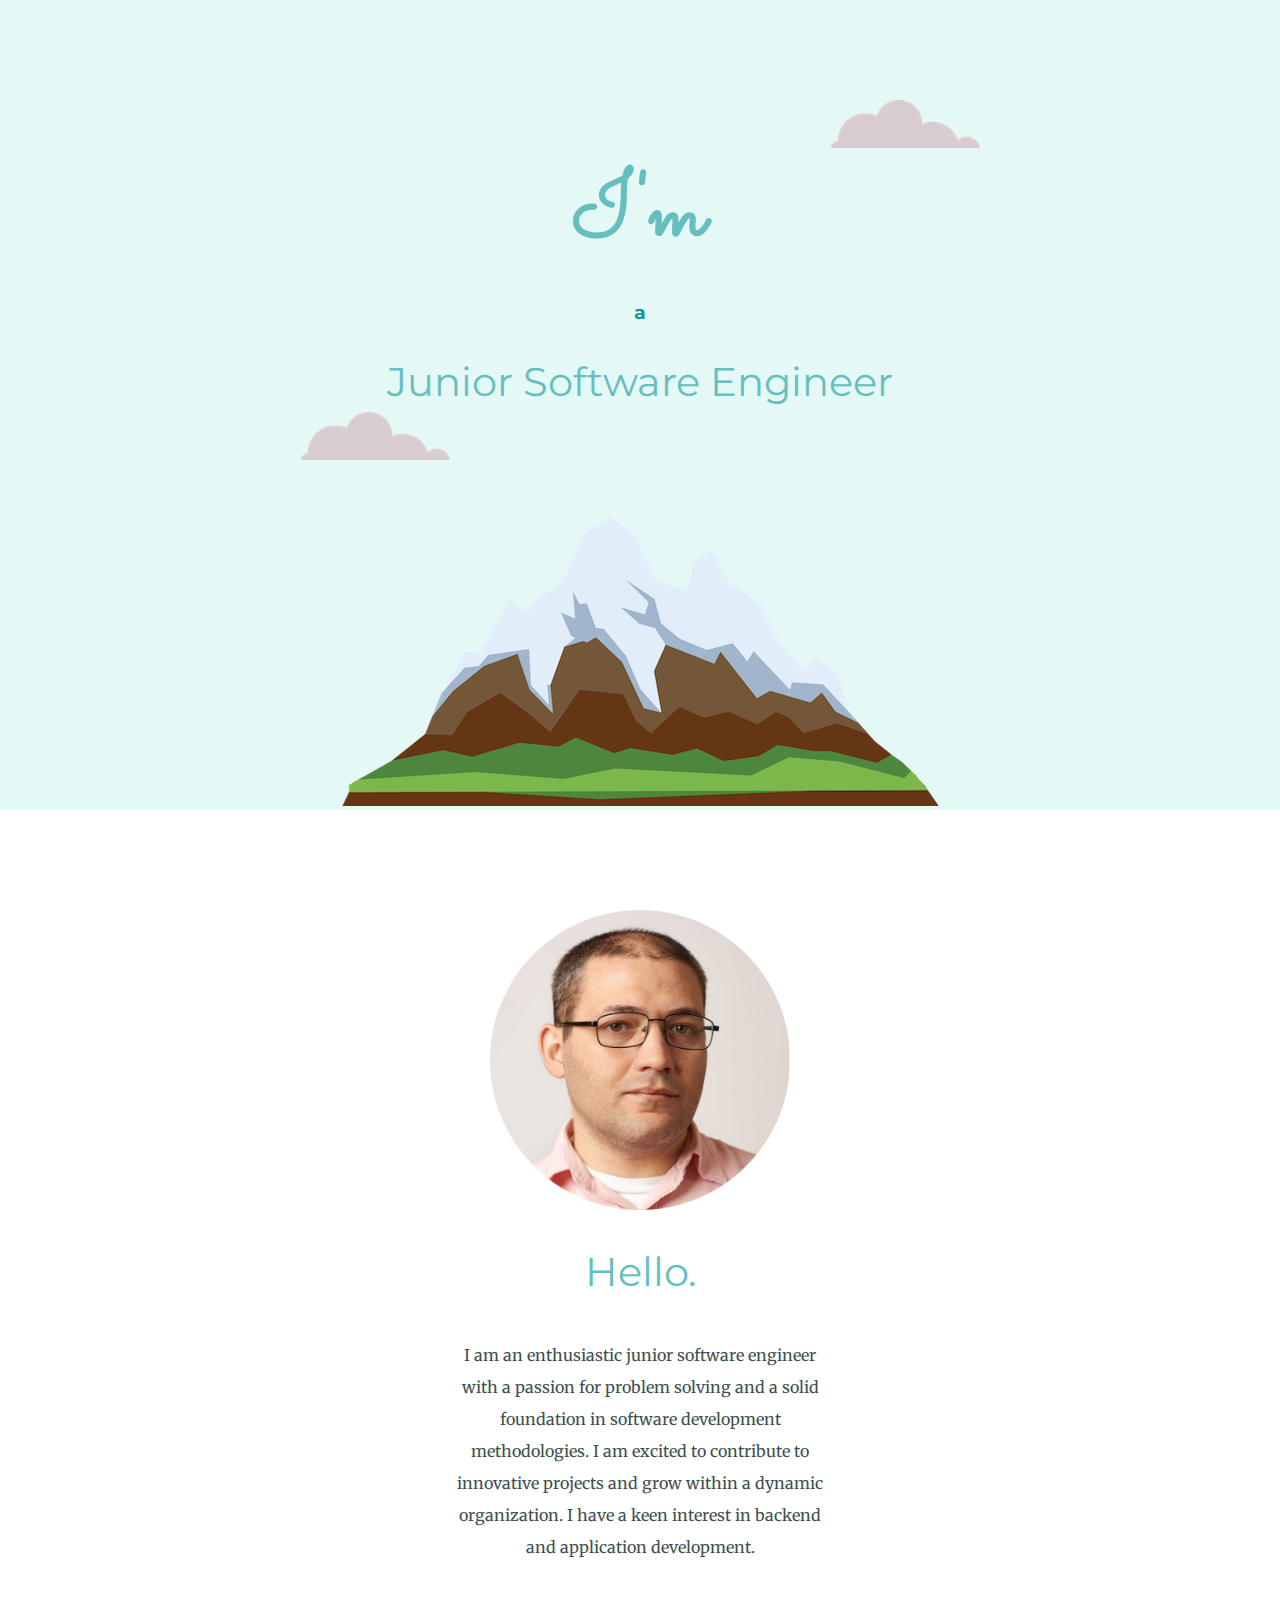
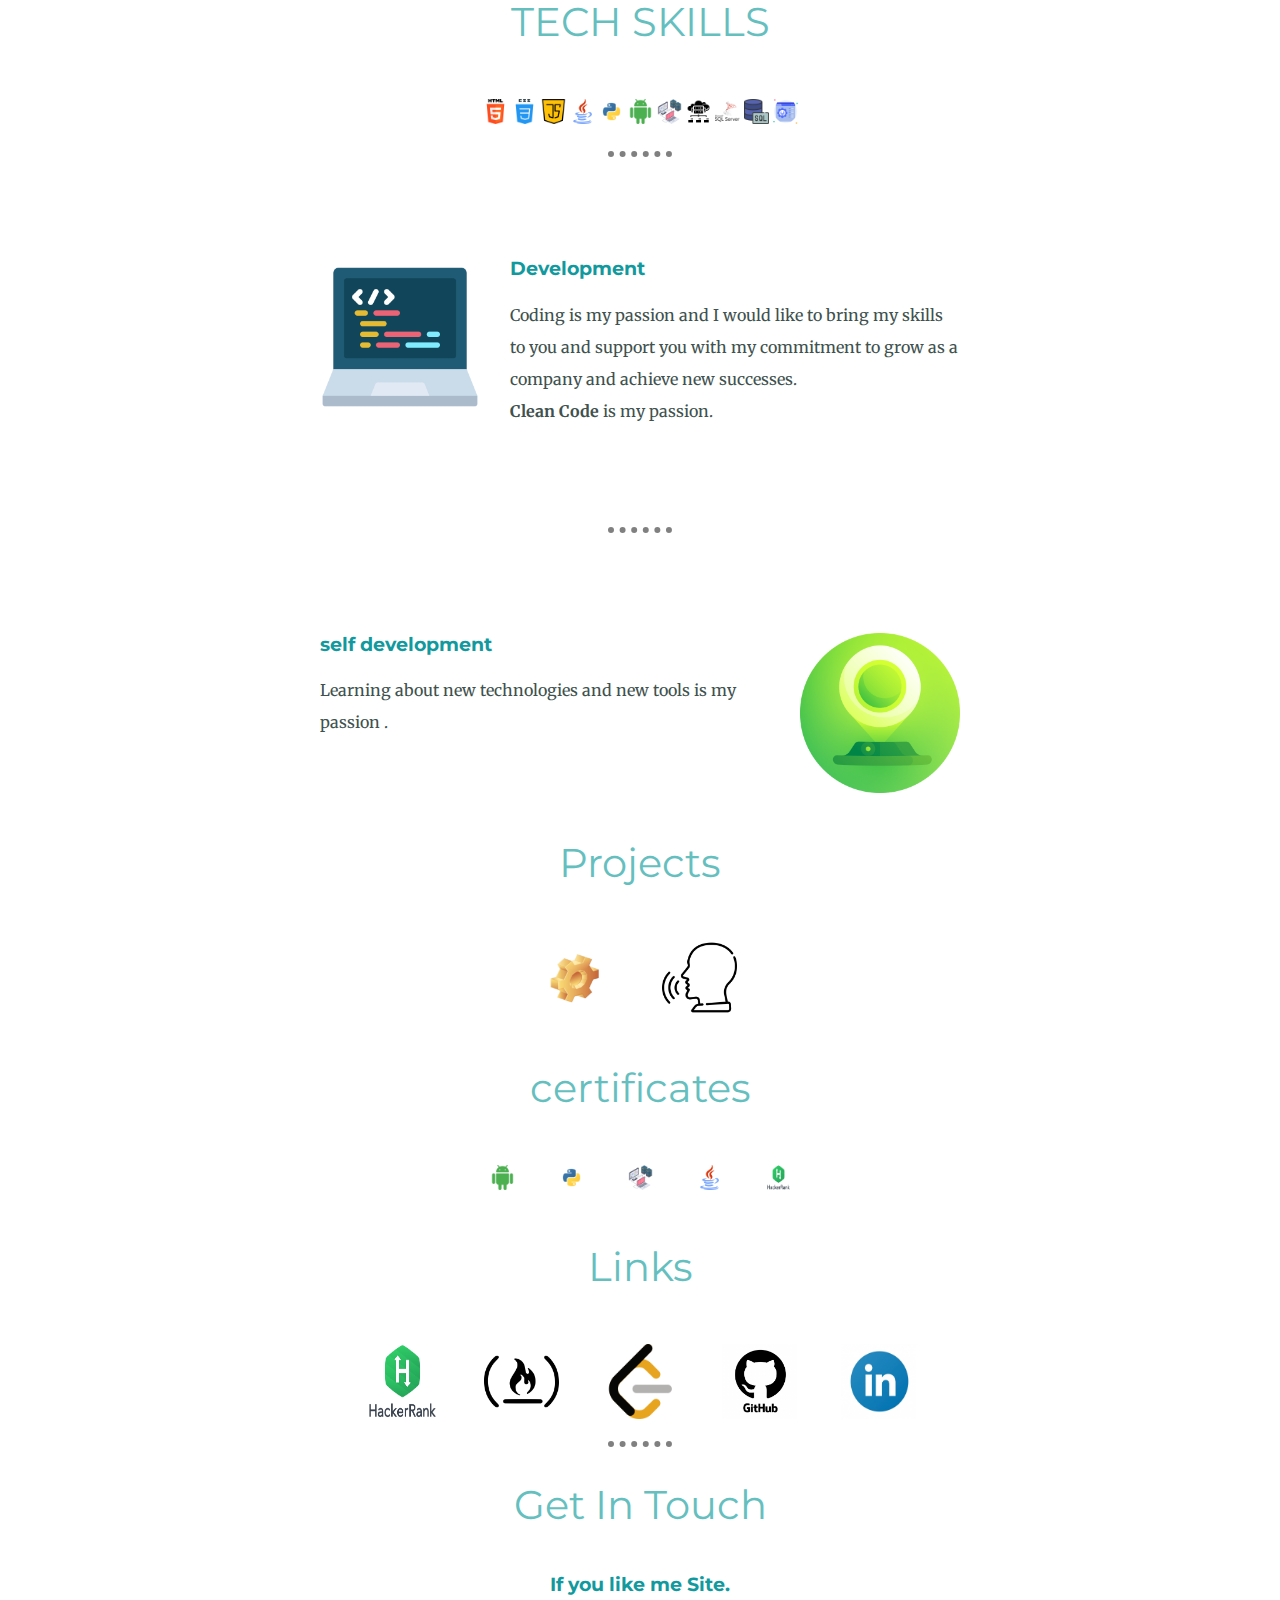
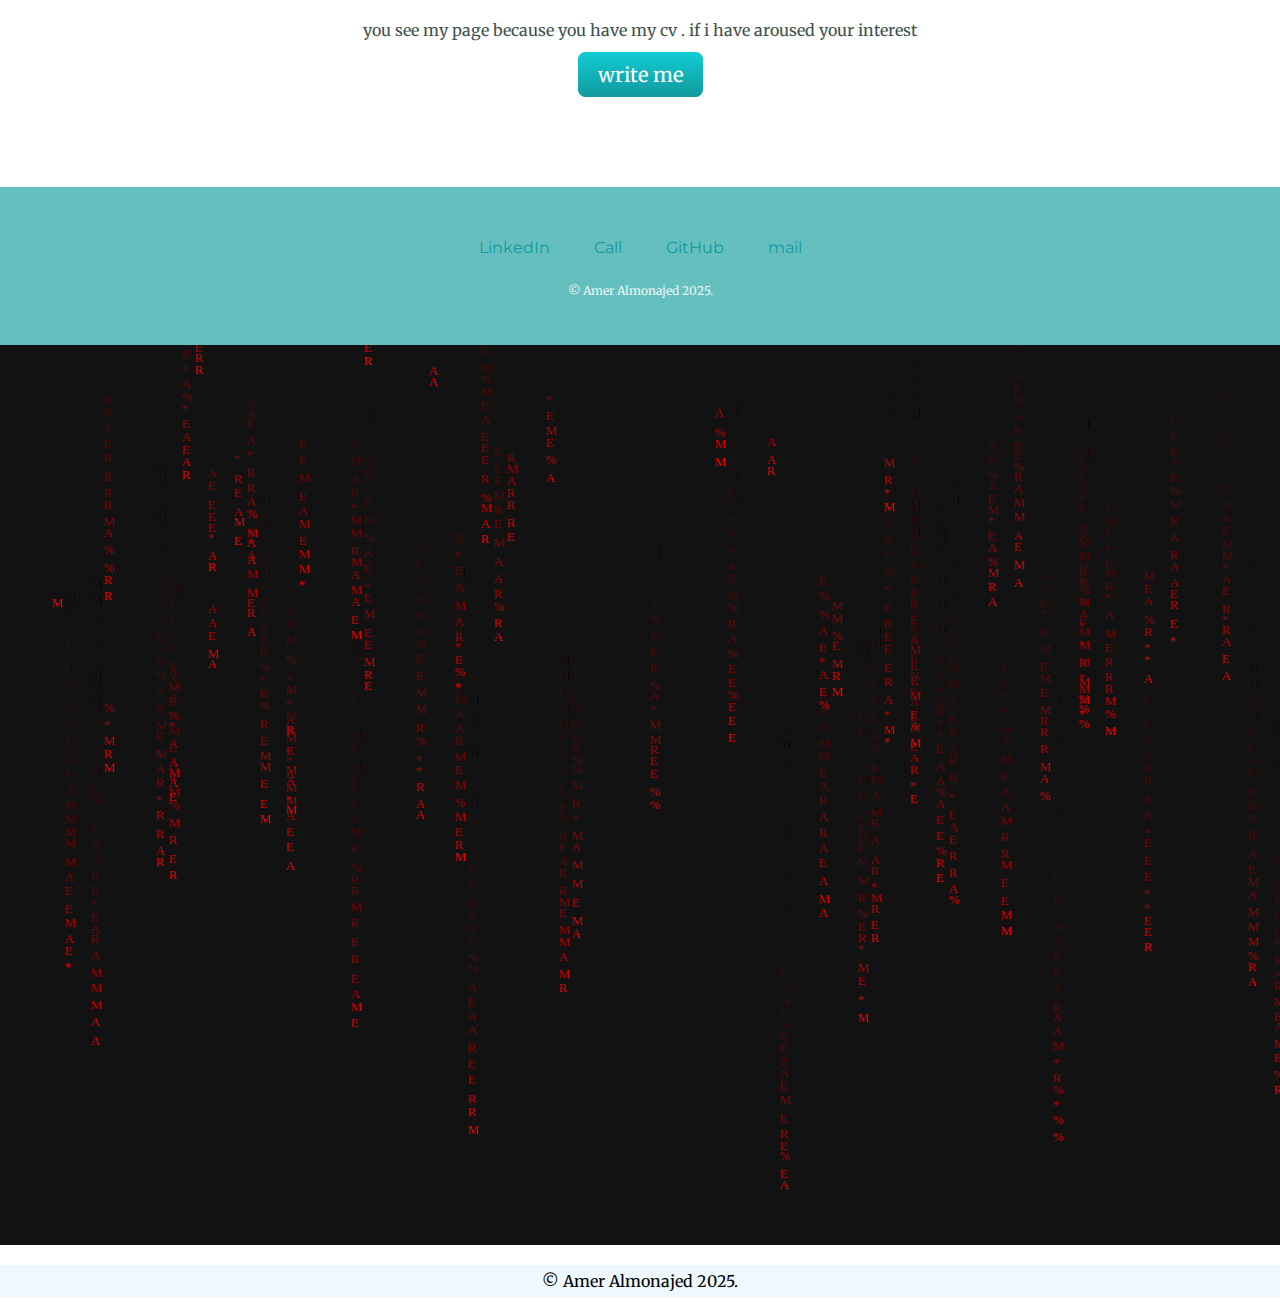
<file: CSS-mySite/index.html>
<!DOCTYPE html>
<html lang="en" dir="ltr">

<head>
  <meta charset="utf-8">
  <title>Amer Almonajed</title>
  <link rel="stylesheet" href="css/style.css">
  <link rel="icon" href="Images/favicon.ico">
  <link rel="preconnect" href="https://fonts.googleapis.com">
  <link rel="preconnect" href="https://fonts.gstatic.com" crossorigin>
  <!-- Google Font link -->
  <link href="https://fonts.googleapis.com/css2?family=Merriweather&family=Montserrat&family=Sacramento&display=swap" rel="stylesheet">
</head>

<body>
  <div class='top-container'>
    <img class="top-cloud" src="Images/cloud.png" alt="cloud image">
    <h1>I'm</h1>
    <h3>a</h3>
    <h2>Junior Software Engineer</h2>
    <img class="bottom-cloud" src="Images/cloud.png" alt="cloud image">
    <img src="Images/mountain.png" alt="mountain image">
  </div>
  <div class="middle-container">
    <div class="profile">
      <img src="Images/myImage-modified.png" alt="my Picture" style="width:300px;height:300px;">
      <h2>Hello.</h2>
      <p></p>
      <p class="intro">I am an enthusiastic junior software engineer with a passion for problem solving and 
        a solid foundation in software development methodologies. I am excited to contribute to innovative 
        projects and grow within a dynamic organization. I have a keen interest in backend and application 
        development.</p>
      <h2>TECH SKILLS</h2>
        <img class="spicealWorkIcon" src="icon/html-5.png" alt="">
        <img class="spicealWorkIcon" src="icon/css.png" alt="">
        <img class="spicealWorkIcon" src="icon/java-script.png" alt="">
        <img class="spicealWorkIcon" src="icon/java.png" alt="">
        <img class="spicealWorkIcon" src="icon/python.png" alt="">
        <img class="spicealWorkIcon" src="icon/android.png" alt="">
        <img class="spicealWorkIcon" src="icon/cloud-computing.png" alt="">
        <img class="spicealWorkIcon" src="icon/database.png" alt="">
        <img class="spicealWorkIcon" src="icon/sql-server.png" alt="">
        <img class="spicealWorkIcon" src="icon/sql-server-2.png" alt="">
        <img class="spicealWorkIcon" src="icon/maintenance.png" alt="">
    </div>
    <hr>
    <div class="skills">
      <div class="skill-row">
        <img class="codImgIcon" src="Images/programming.png" alt="computer and code" >
        <h3>Development</h3>
        <p>Coding is my passion and I would like to bring my skills to you and support you with my
          commitment to grow as a company and achieve new successes.<br><strong>Clean Code</strong> is my passion. </p>
          <!-- <img class="" src="https://media.giphy.com/media/qyv59JLK2Q0Or2qt0H/giphy.gif" alt="computer and code"> -->
      </div>
      <hr>
      <div class="skill-row">
        <img class="hologrammImgIcon" src="Images/hologramm.png" alt="hologramm" >
        <h3>self development</h3>
        <p>Learning about new technologies and new tools is my passion .</p>
      </div>
      <h2>Projects</h2>
      <div class="profile">
        <a href="https://github.com/Al-Amer/Cutting-Calculator"><img class="spicealProjectsIcon" src="../ProjectIcon/CuttingCalculator.png" alt=""></a>
        <a href="https://github.com/Al-Amer/SpeakFun"><img class="spicealProjectsIcon" src="../ProjectIcon/speaking1.png" alt=""></a>
      </div>
      <h2>certificates</h2>
      <div class="profile">
        <a href="../webCertificat/android.html" target="_blank"><img class="spicealWorkIcon" src="icon/android.png" alt="Android symbol"></a>
        <a href="../webCertificat/python.html" target="_blank"><img class="spicealWorkIcon" src="icon/python.png" alt="python symbol"></a>
        <a href="../webCertificat/cloud.html" target="_blank"><img class="spicealWorkIcon" src="icon/cloud-computing.png" alt="cp udn net symbol"></a>
        <a href="../webCertificat/java.html" target="_blank"><img class="spicealWorkIcon" src="icon/java.png" alt="Java symbol">
        <a href="../webCertificat/hackrank.html" target="_blank"><img class="spicealWorkIcon" src="../linksIcon/HackerRank.png" alt="HackerRank symbol"></a>
        <!-- <a href="" target="_blank"><img class="spicealWorkIcon" src="" alt=""></a>
        <a href="" target="_blank"><img class="spicealWorkIcon" src="" alt=""></a> -->
      </div>
      <h2>Links</h2>
      <div class="profile">
        <a href="https://www.hackerrank.com/profile/al19842000"><img class="spicealProjectsIcon" src="../linksIcon/HackerRank.png" alt="the Icon of HackerRank website"></a>
        <a href="https://www.freecodecamp.org/learn"><img class="spicealProjectsIcon" src="../linksIcon/freecodecamp-icon.png" alt="the Icon of freecodecamp website"></a>
        <a href="https://leetcode.com/u/AmerAlmonajed/"><img class="spicealProjectsIcon" src="../linksIcon/icons8-leetcode-96.png" alt="the Icon of leetcode website"></a>
        <a href="https://github.com/Al-Amer?tab=overview&from=2023-11-01&to=2023-11-30"><img class="spicealProjectsIcon" src="../linksIcon/githubIcon.png" alt="the Icon of GitHub website"></a>
        <a href="https://www.linkedin.com/in/amer-almonajed-66317a208/"><img class="spicealProjectsIcon" src="../linksIcon/linkedIcon.png" alt="the Icon of LinkedIn website"></a>

      </div> 
    </div>

    <hr>
    <div class="contact-me">
      <h2>Get In Touch</h2>
      <h3>If you like me Site.</h3>
      <p>you see my page because you have my cv . if i have aroused your interest</p>
      <a class="btn" href="mailto:amer.almonajed@gmx.de">write me</a>
    </div>
  </div>

  <div class="bottom-container">
    <a class="footer-link" href="https://www.linkedin.com/in/amer-almonajed-66317a208/">LinkedIn</a>
    <!-- <a class="footer-link" href="tel:+491735307527">Call</a> -->
    <a class="footer-link" href="callto:+491735307527">Call</a>
    <a class="footer-link" href="https://github.com/Al-Amer?tab=repositories">GitHub</a>
    <a class="footer-link" href="mailto:amer.almonajed@gmx.de">mail</a>
    <!-- <a class="footer-link" href="https://twitter.com/">Twitter</a> -->
    <p class="copyright">© Amer Almonajed 2025.</p>
  </div>
  <footer style="margin: 3">
    <div>
        <canvas width="50" height="50" id="canvas"> </canvas>
        <script src="amer_matrix.js"></script>
    </div>
    <div style="background-color: aliceblue;">
       <p style="color: black;">© Amer Almonajed 2025.</p>
    </div>   

  </footer>
</body>

</html>
</file>
<file: CSS-mySite/css/style.css>
body{
  color: #40514E;
  margin: 0px;
  text-align: center;
  font-family: 'Merriweather',serif;
}
h1{
  /* 100% = 16px  (the pixel size)/16 = result x100= fornt-size for a dinamic size   */
  font-size: 5.625rem;
  margin: 50px auto 0 auto;
  font-family: 'Sacramento', cursive;
  color: #66BFBF;
}
h2{
  font-size: 2.5rem;
  font-family: 'Montserrat', sans-serif;
  color: #66BFBF;
  font-weight: normal;
  padding-bottom: 10px;
}
h3{
  font-family: 'Montserrat', sans-serif;
  color:#11999E;
}
p{
  line-height: 2;
}
a{
  color:#11999E;
  font-family: 'Montserrat', sans-serif;
  margin: 10px 20px;
  text-decoration: none;
}
a:hover{
  color:#EAF6F6;
}
hr{
  border-style: none;
  border-top-style: dotted;
  border-color: gray;
  border-width: 6px;
  width: 5%;
}
.top-container{
  background-color: #E4F9F5;
  position: relative;
  padding-top:100px;
}
.middle-container{
 margin: 100px 0
}
.bottom-container{
 background-color: #66BFBF;
 padding: 50px 0 20px;
}
.pro{
  text-decoration: underline;
}
.top-cloud{
  position: absolute;
  right:300px;
  top:100px;
}
.bottom-cloud{
  position: absolute;
  left:300px;
  bottom: 350px;
}
.myPicturecircule{
  width: 300px;
  height: 300px;
}
.spicealWorkIcon{
  /* margin: 20px auto 15px auto;
  width: 50px;
  height: 50px; */
  margin: 10px auto 15px auto;
  width: 25px;
  height: 25px;
}
.spicealWorkIcon:hover{
  margin: 20px auto 15px auto;
  width: 75px;
  height: 75px;
}

.spicealProjectsIcon{
  /* margin: 20px auto 15px auto;
  width: 50px;
  height: 50px; */
  margin: 10px auto 10px auto;
  width: 75px;
  height: 75px;
}
.spicealProjectsIcon:hover{
  margin: 20px auto 10px auto;
  width: 200px;
  height: 200px;
}

.skill-row{
  width:50%;
  margin: 100px auto 100px auto;
  text-align: left;
}
.codImgIcon{
  width:25%;
  height:25%;
  float: left;
  margin-right: 30px;
}
.hologrammImgIcon{
  width:25%;
  height:25%;
  float: right;
  margin-left: 30px;
}
.intro{
  margin: auto ;
  width: 30%;
}
.btn {
  background: #11cdd4;
  background-image: -webkit-linear-gradient(top, #11cdd4, #11999E);
  background-image: -moz-linear-gradient(top, #11cdd4, #11999E);
  background-image: -ms-linear-gradient(top, #11cdd4, #11999E);
  background-image: -o-linear-gradient(top, #11cdd4, #11999E);
  background-image: linear-gradient(to bottom, #11cdd4, #11999E);
  -webkit-border-radius: 8;
  -moz-border-radius: 8;
  border-radius: 8px;
  font-family: 'Merriweather',serif;
  color: #ffffff;
  font-size: 20px;
  padding: 10px 20px 10px 20px;
  text-decoration: none;
}

.btn:hover {
  background: #30e3cd;
  background-image: -webkit-linear-gradient(top, #30e3cd, #2bc4ad);
  background-image: -moz-linear-gradient(top, #30e3cd, #2bc4ad);
  background-image: -ms-linear-gradient(top, #30e3cd, #2bc4ad);
  background-image: -o-linear-gradient(top, #30e3cd, #2bc4ad);
  background-image: linear-gradient(to bottom, #30e3cd, #2bc4ad);
  text-decoration: none;
}
.copyright{
  color:#EAF6F6;
  font-size: 0.75rem;
padding: 10px;
}
</file>
